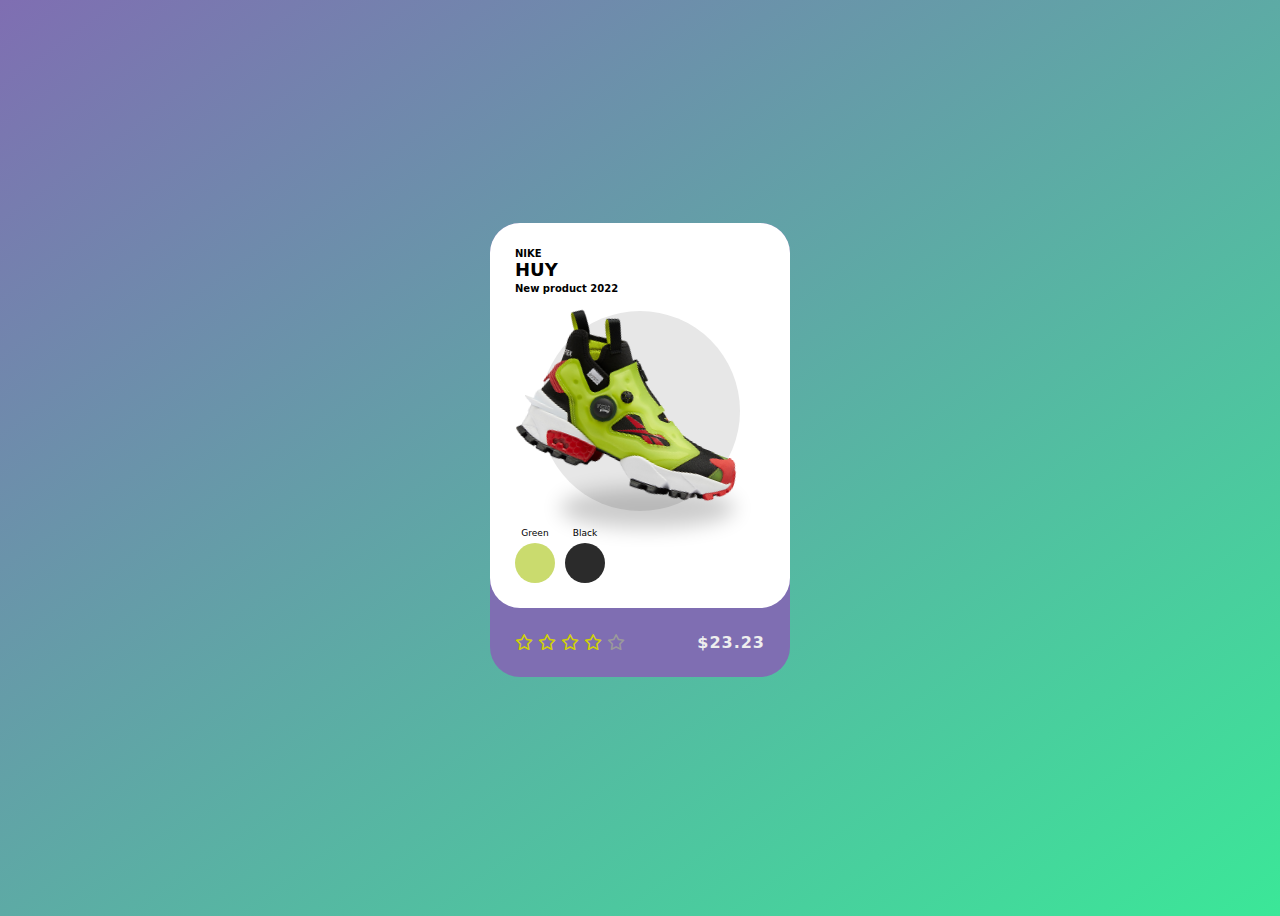
<file: productCard/index.html>
<!DOCTYPE html>
<html lang="en">
<head>
    <meta charset="UTF-8">
    <meta http-equiv="X-UA-Compatible" content="IE=edge">
    <meta name="viewport" content="width=device-width, initial-scale=1.0">
    <title>Product-card</title>
    <link rel="stylesheet" href="main.css">
    <link rel="stylesheet" href="https://cdnjs.cloudflare.com/ajax/libs/font-awesome/6.2.0/css/all.min.css">
</head>
<body>
    <div class="card">
        <div class="basicInfo">
            <div class="title">
                <div class="category">NIKE</div>
                <div class="name">HUY</div>
                <div class="info">New product 2022</div>
            </div>
            <div class="image">
                <div class="img">
                    <div class="item">
                        <input type="radio" name="color" id="green" checked>
                        <img src="green.png">                   
                    </div>
                    <div class="item">
                        <input type="radio" name="color" id="black">
                        <img src="black.png">                   
                    </div>
                </div>
            </div>
            <div class="colors">
                <label for="green">
                    <div class="name">Green</div>
                    <div class="ellipse" style="background: #cadb6e"></div>
                </label>

                <label for="black">
                    <div class="name">Black</div>
                    <div class="ellipse" style="background: #2b2b2b"></div>
                </label>
            </div>
            <div class="addCard">
                <i class="fa-sharp fa-solid fa-cart-arrow-down"></i>
            </div>
        </div>
        <div class="mores">
            <div class="stars">
                <i class="fa-regular fa-star text-yellow"></i>
                <i class="fa-regular fa-star text-yellow"></i>
                <i class="fa-regular fa-star text-yellow"></i>
                <i class="fa-regular fa-star text-yellow"></i>
                <i class="fa-regular fa-star" ></i>
            </div>
            <div class="price">$23.23</div>
        </div>

    </div>

</body>
</html>
</file>
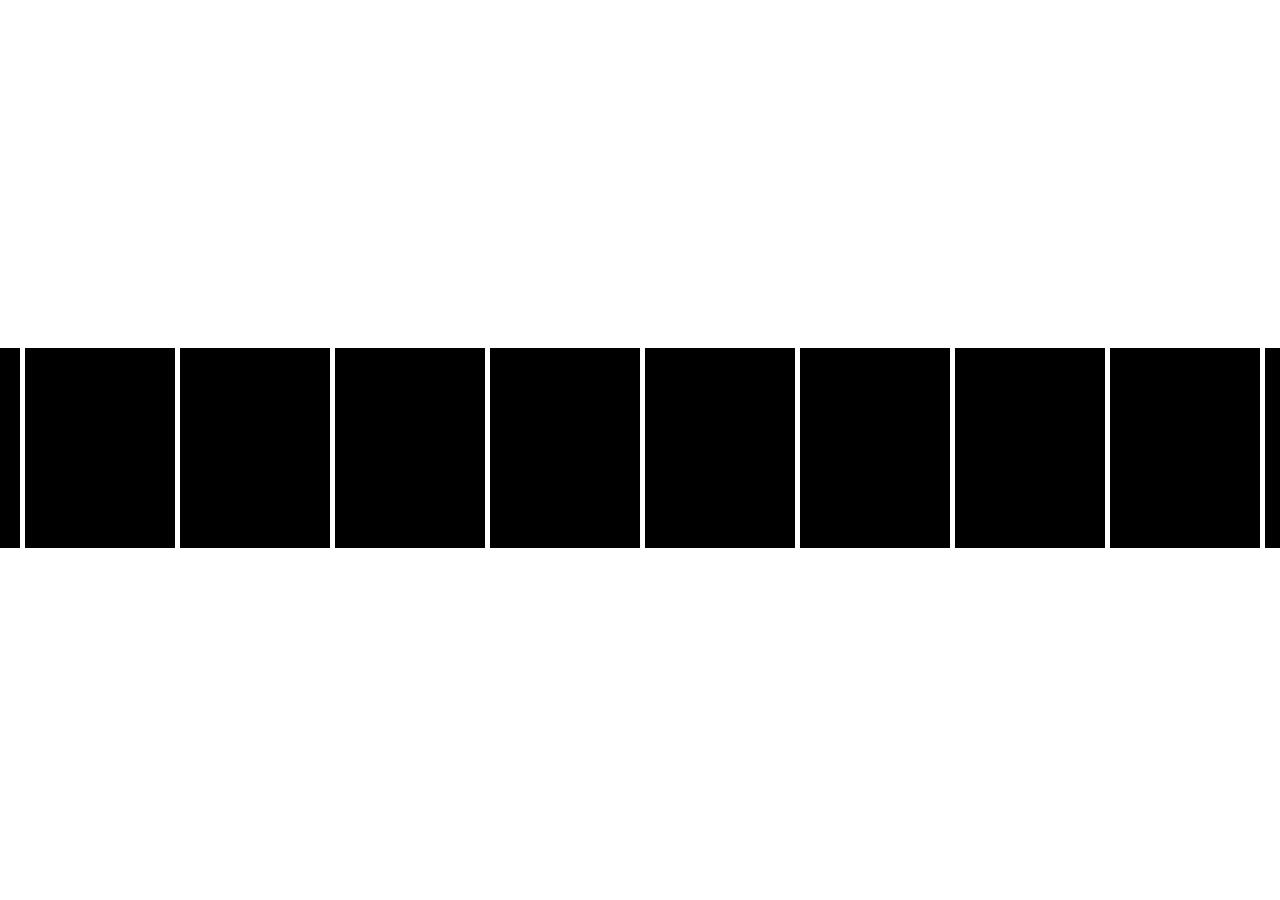
<file: slideShowAnimation/HTML/index.html>
<!DOCTYPE html>
<html lang="en">
<head>
    <meta charset="UTF-8">
    <meta name="viewport" content="width=device-width, initial-scale=1.0">
    <title>Slide show animation</title>
    <link rel="stylesheet" href="../CSS/style.css">
</head>
<body>
    <div class="container">
        <div class="list">
            <div class="items"><img src="../IMAGE/image_1.jpeg" alt=""></div>
            <div class="items"><img src="../IMAGE/image_2.jpeg" alt=""></div>
            <div class="items"><img src="../IMAGE/image_3.jpeg" alt=""></div>
            <div class="items"><img src="../IMAGE/image_4.jpeg" alt=""></div>
            <div class="items"><img src="../IMAGE/image_5.jpeg" alt=""></div>
            <div class="items"><img src="../IMAGE/image_6.jpeg" alt=""></div>
            <div class="items"><img src="../IMAGE/image_7.jpeg" alt=""></div>
            <div class="items"><img src="../IMAGE/image_8.jpeg" alt=""></div>
            <div class="items"><img src="../IMAGE/image_9.jpeg" alt=""></div>
            <div class="items"><img src="../IMAGE/image_10.jpeg" alt=""></div>
        </div>
    </div>
</body>
</html>
</file>
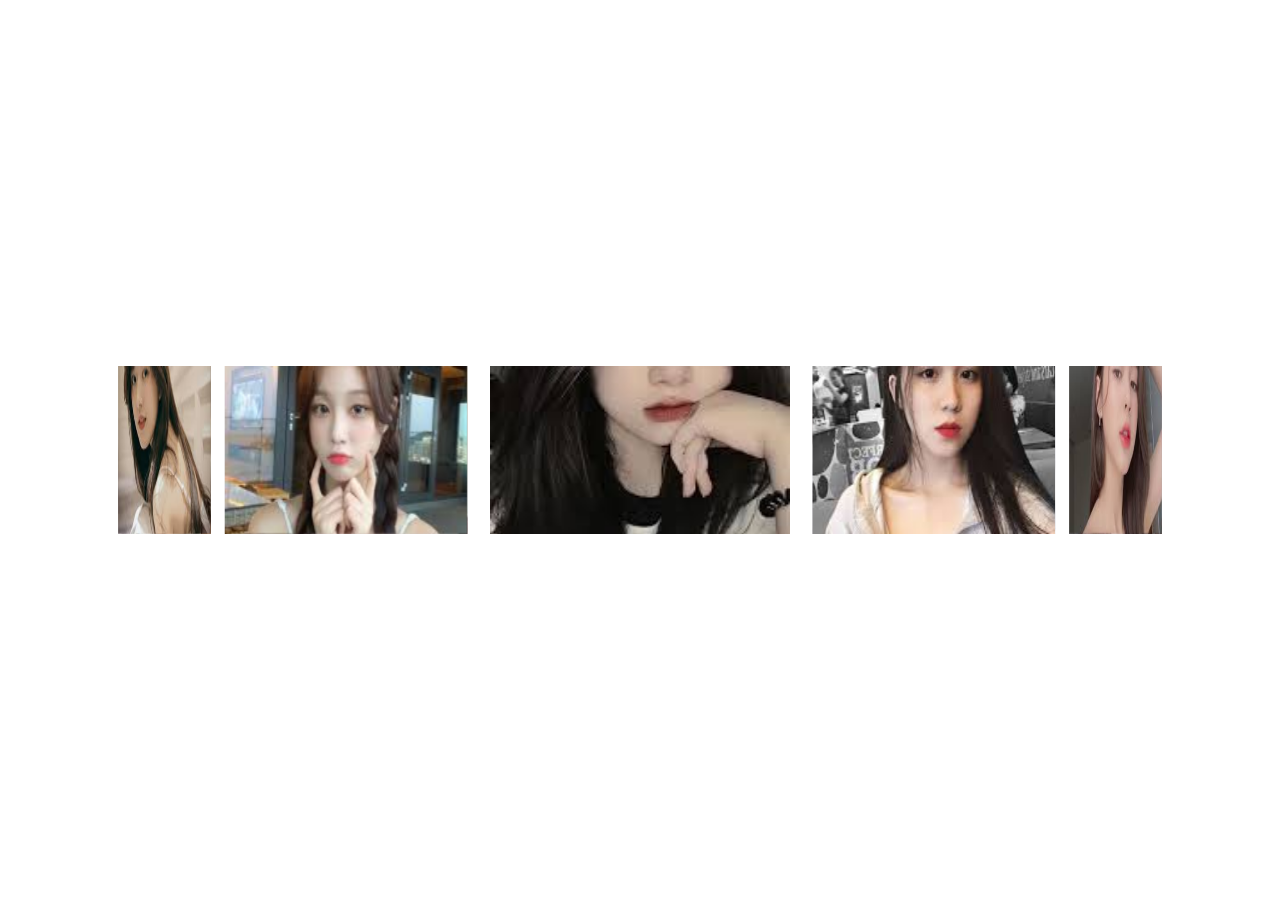
<file: slideShowAnimationCircle/html/index.html>
<!DOCTYPE html>
<html lang="en">
<head>
    <meta charset="UTF-8">
    <meta name="viewport" content="width=device-width, initial-scale=1.0">
    <link rel="stylesheet" href="../assets/css/style.css">
    <title>Slide Show Animation Circle</title>
</head>
<body>
    <div class="gallery">
        <span style="--i:1">
            <img src="../assets/img/image_1.jpeg" alt="">
        </span>
        
        <span style="--i:2">
            <img src="../assets/img/image_2.jpeg" alt="">
        </span>
        
        <span style="--i:3">
            <img src="../assets/img/image_3.jpeg" alt="">
        </span>
        
        <span style="--i:4">
            <img src="../assets/img/image_4.jpeg" alt="">
        </span>
        
        <span style="--i:5">
            <img src="../assets/img/image_5.jpeg" alt="">
        </span>
        
        <span style="--i:6">
            <img src="../assets/img/image_6.jpeg" alt="">
        </span>
        
        <span style="--i:7">
            <img src="../assets/img/image_7.jpeg" alt="">
        </span>
        
        <span style="--i:8">
            <img src="../assets/img/image_8.jpeg" alt="">
        </span>
        
        <span style="--i:9">
            <img src="../assets/img/image_9.jpeg" alt="">
        </span>
        
        <span style="--i:10">
            <img src="../assets/img/image_10.jpeg" alt="">
        </span>
    </div>
</body>
</html>
</file>
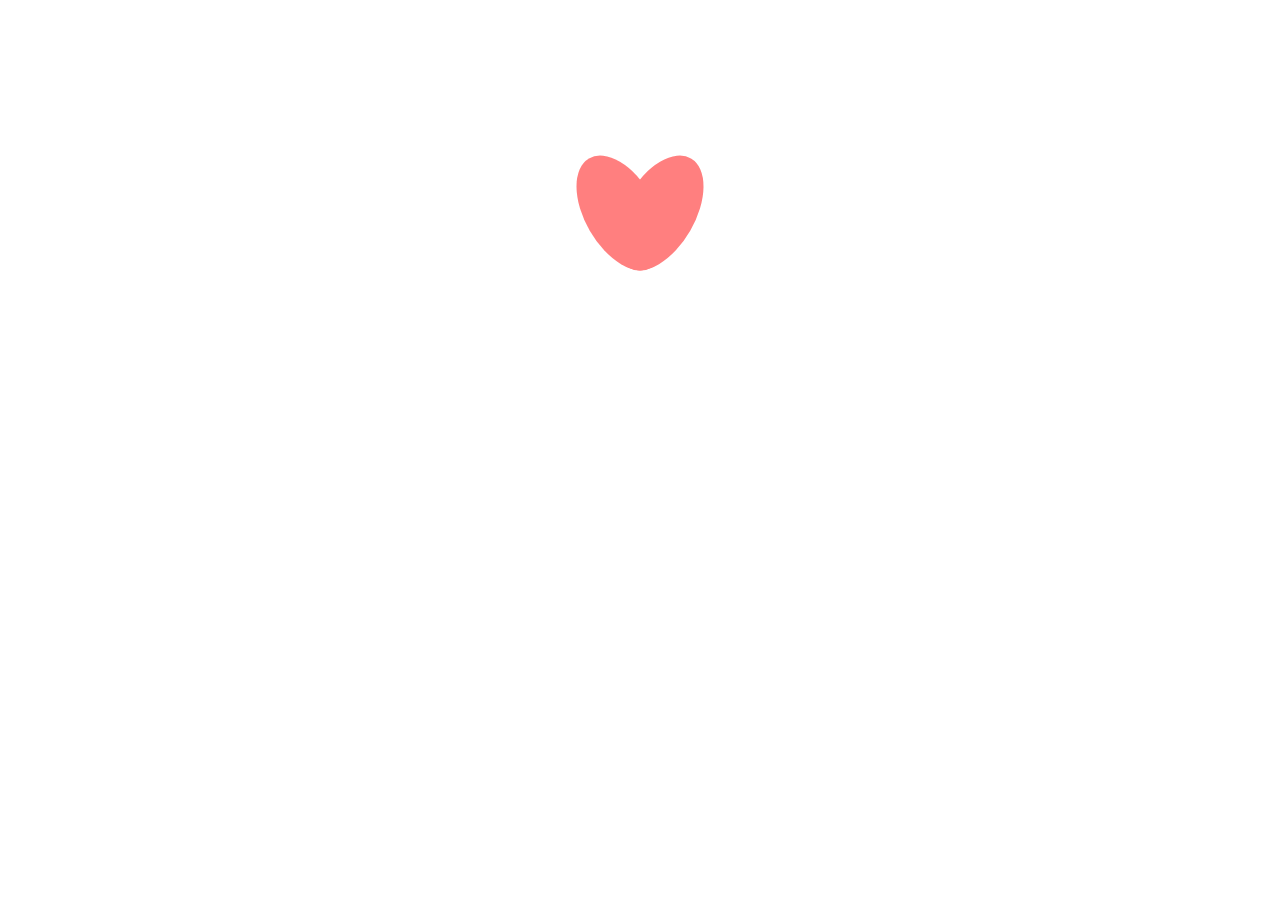
<file: heartAnimation/heart.html>
<!DOCTYPE html>
<html lang="en">
<head>
    <meta charset="UTF-8">
    <meta http-equiv="X-UA-Compatible" content="IE=edge">
    <meta name="viewport" content="width=device-width, initial-scale=1.0">
    <title>HEART</title>
    <link rel="stylesheet" href="heart.css">
</head>
<body>
    <div class="heart">
        <div class="left"></div>
        <div class="right"></div>
      </div>
</body>
</html>
</file>
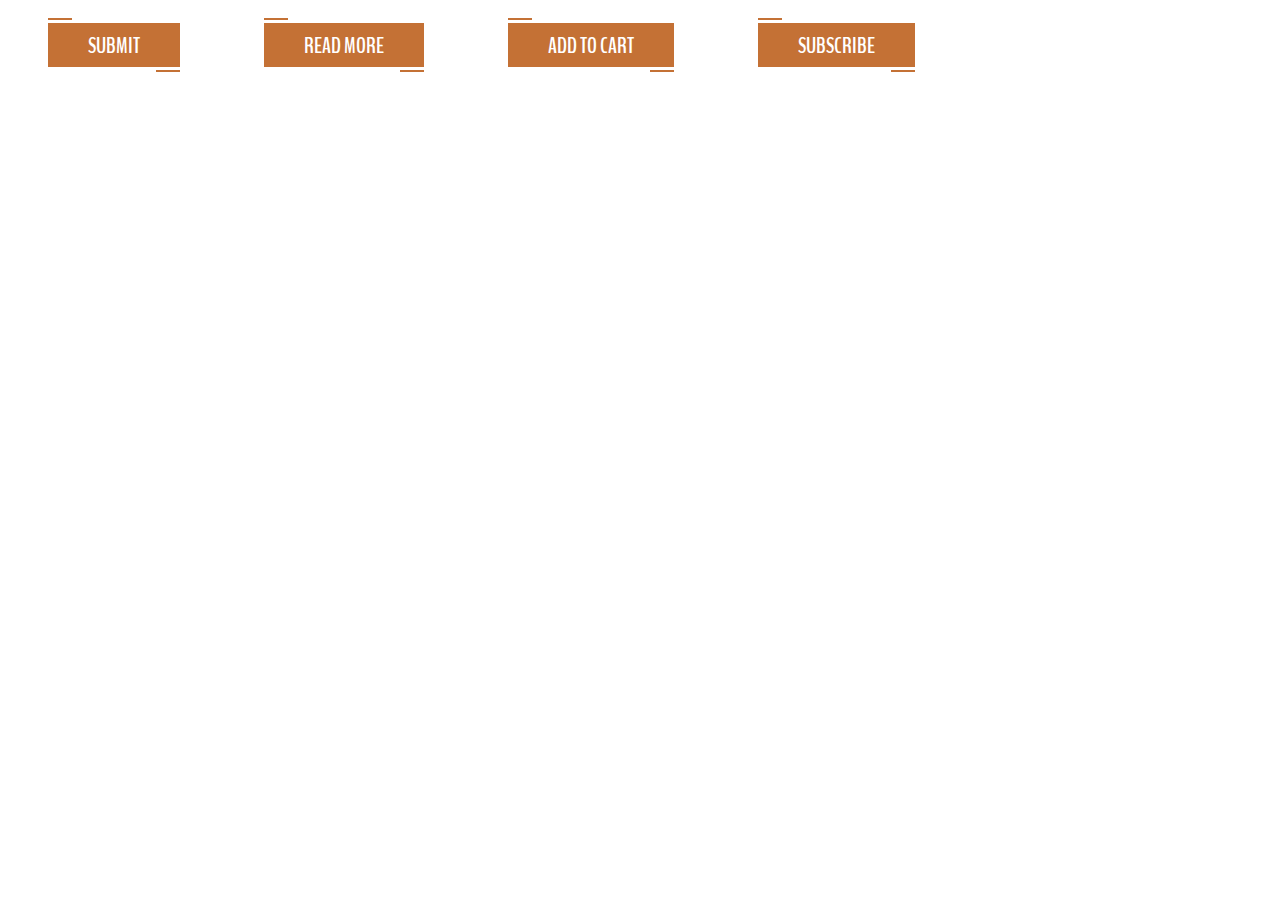
<file: navAnimation/little.html>
<!DOCTYPE html>
<html lang="en">
<head>
    <meta charset="UTF-8">
    <meta http-equiv="X-UA-Compatible" content="IE=edge">
    <meta name="viewport" content="width=device-width, initial-scale=1.0">
    <title>littlesnippets</title>
    <link rel="stylesheet" href="little.css">
</head>
<body>
    <button class="snip1582">Submit</button>
    <button class="snip1582">Read More</button>
    <button class="snip1582">Add to Cart</button>
    <button class="snip1582">Subscribe</button>
</body>
</html>
</file>
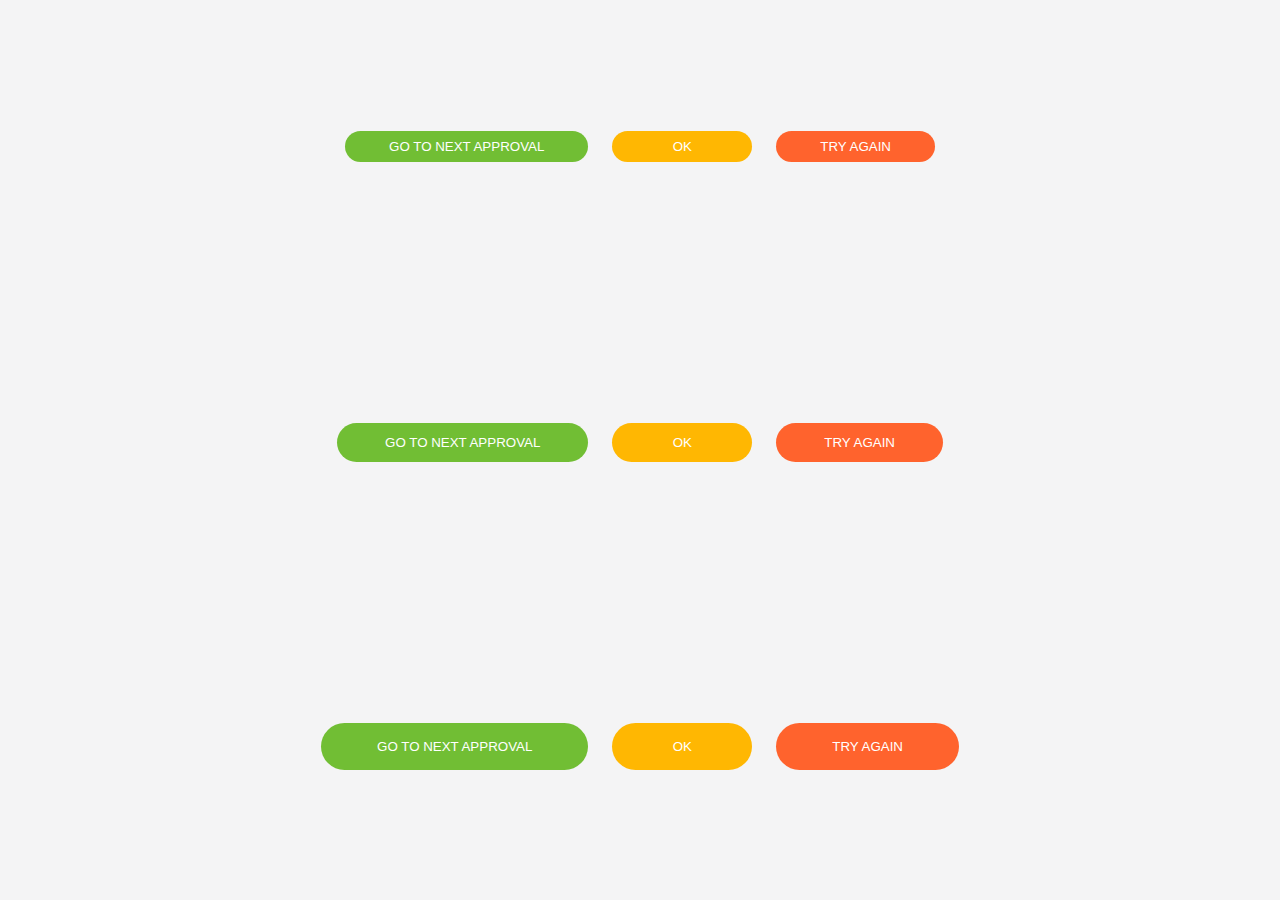
<file: toastMessage/button.html>
<!DOCTYPE html>
<html lang="en">
<head>
    <meta charset="UTF-8">
    <meta name="viewport" content="width=device-width, initial-scale=1.0">
    <title>Document</title>
    <link rel="stylesheet" href="button.css">
</head>
<body>
    <div>
        <button class="btn btn--size-s btn--success">GO TO NEXT APPROVAL</button>
        <button class="btn btn--size-s btn--warning">OK</button>
        <button class="btn btn--size-s btn--danger">TRY AGAIN</button>
    </div>
    <div>
        <button class="btn btn--success">GO TO NEXT APPROVAL</button>
        <button class="btn btn--warning">OK</button>
        <button class="btn btn--danger">TRY AGAIN</button>
    </div>
    <div>
        <button class="btn btn--size-l btn--success">GO TO NEXT APPROVAL</button>
        <button class="btn btn--size-l btn--warning">OK</button>
        <button class="btn btn--size-l btn--danger">TRY AGAIN</button>
    </div>
</body>
</html>
</file>
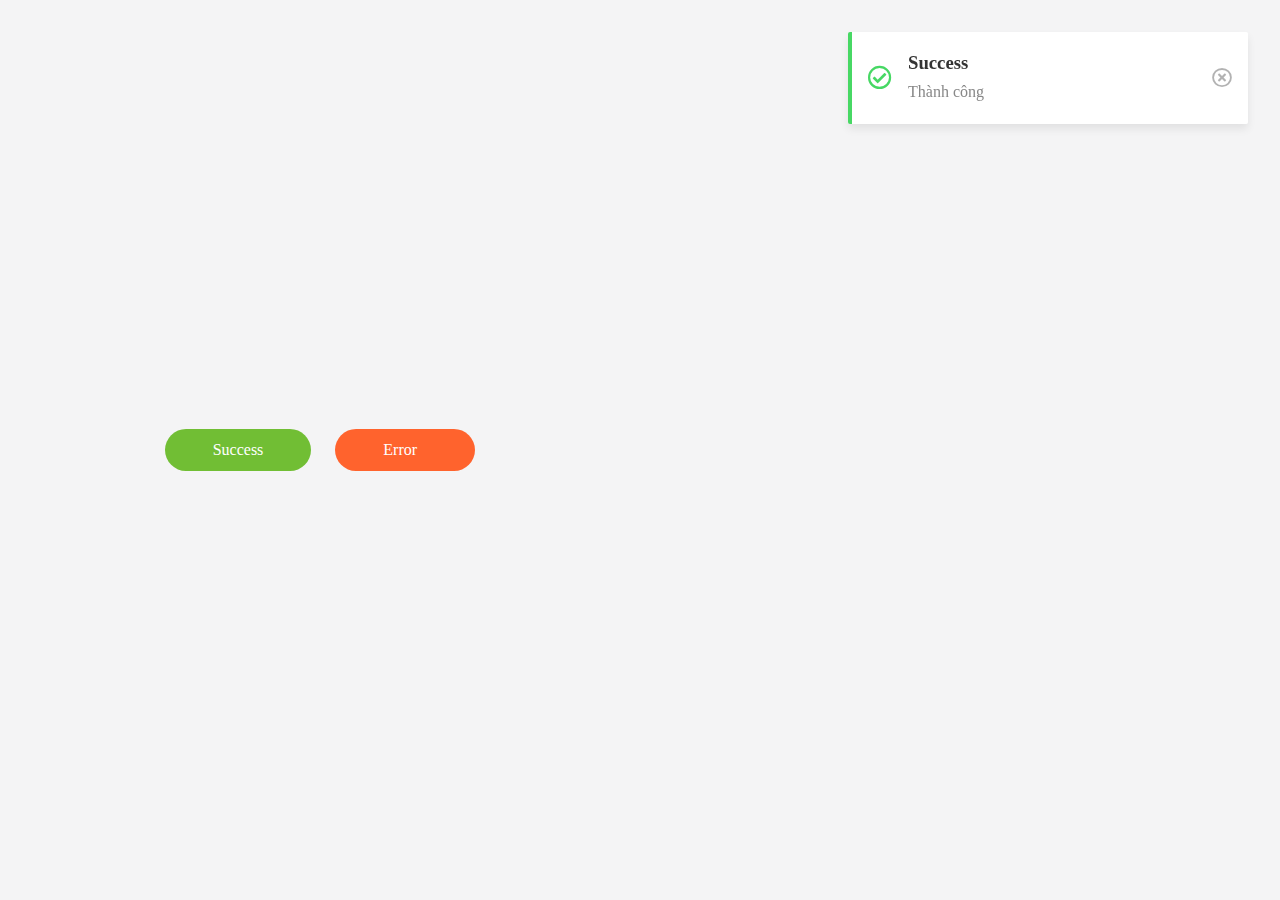
<file: toastMessage/toast_message.html>
<!DOCTYPE html>
<html lang="en">
<head>
    <meta charset="UTF-8">
    <meta name="viewport" content="width=device-width, initial-scale=1.0">
    <title>Document</title>
    <link rel="stylesheet" href="toast_message.css">
    <link rel="stylesheet" href="button.css">
    <link rel="stylesheet" href="https://cdnjs.cloudflare.com/ajax/libs/font-awesome/5.15.4/css/all.min.css">
</head>
<body>
    <div id="toast">
        <!-- <div class="toast toast--success">
            <div class="toast__icon">
                <i class="far fa-check-circle"></i>
            </div>
            <div class="toast__body">
                <h3 class="toast__title">Success</h3>
                <p class="toast__msg">Chúc mừng đăng ký thành công</p>
            </div>
            <div class="toast__close">
                <i class="far fa-times-circle"></i>
            </div>
        </div> -->


        <!-- Success -->
        <!-- <div class="toast toast--success">
            <div class="toast__icon">
                <i class="far fa-check-circle"></i>
            </div>
            <div class="toast__body">
                <h3 class="toast__title">Success</h3>
                <p class="toast__msg">Chúc mừng đăng ký thành công</p>
            </div>
            <div class="toast__close">
                <i class="far fa-times-circle"></i>
            </div>
        </div> -->

        <!-- Info -->
        <!-- <div class="toast toast--info">
            <div class="toast__icon">
                <i class="far fa-check-circle"></i>
            </div>
            <div class="toast__body">
                <h3 class="toast__title">Success</h3>
                <p class="toast__msg">Thông tin liên lạc</p>
            </div>
            <div class="toast__close">
                <i class="far fa-times-circle"></i>
            </div>
        </div> -->

        <!-- Warning -->
        <!-- <div class="toast toast--warning">
            <div class="toast__icon">
                <i class="far fa-check-circle"></i>
            </div>
            <div class="toast__body">
                <h3 class="toast__title">Success</h3>
                <p class="toast__msg">Cảnh báo</p>
            </div>
            <div class="toast__close">
                <i class="far fa-times-circle"></i>
            </div>
        </div> -->

        <!-- Error -->
        <!-- <div class="toast toast--error">
            <div class="toast__icon">
                <i class="far fa-check-circle"></i>
            </div>
            <div class="toast__body">
                <h3 class="toast__title">Success</h3>
                <p class="toast__msg">Bị lỗi</p>
            </div>
            <div class="toast__close">
                <i class="far fa-times-circle"></i>
            </div>
        </div> -->
    </div>
    
    <div>
        <div onclick="showSuccessToast()" class="btn btn--success">Success</div>
        <div onclick="showErrorToast()" class="btn btn--danger">Error</div>
    </div>

    <script>
        function toast({
            title = "",
            message = "",
            type = "info",
            duration = 3000
        }) {
            const main = document.getElementById('toast');
            if (main) {
                const toast = document.createElement('div');

                // auto remove
                const autoRemoveId = setTimeout(function() {
                    main.removeChild(toast);
                },duration);
                
                // remove when click
                toast.onclick = function(e) {
                    if (e.target.closest('.toast__close')) {
                        main.removeChild(toast);
                        clearTimeout(autoRemoveId);
                    }
                }

                const icons = {
                    success: 'far fa-check-circle',
                    info: 'fa-solid fa-circle-info',
                    warning: 'fa-solid fa-circle-exclamation',
                    error: 'fa-solid fa-xmark'
                }
                const icon = icons[type];
                const delay = (duration / 1000).toFixed(2);
                toast.classList.add('toast', `toast--${type}`);
                toast.style.animation = `slideInLeft ease .4s, fadeOut linear 1s ${delay}s forwards`;
                toast.innerHTML = `
                    <div class="toast__icon">
                        <i class="${icon}"></i>
                    </div>
                    <div class="toast__body">
                        <h3 class="toast__title">${title}</h3>
                        <p class="toast__msg">${message}</p>
                    </div>
                    <div class="toast__close">
                        <i class="far fa-times-circle"></i>
                    </div>
                `;
                main.appendChild(toast);

            }
        }

        toast({
            title: "Success",
            message: "Thành công",
            type: "success",
            duration: 1000
        });

        function showSuccessToast() {
            toast({
                title: "Success",
                message: "Thành công",
                type: "success",
                duration: 5000
            });
        }
        function showErrorToast() {
            toast({
                title: "Error",
                message: "Thất bại",
                type: "error",
                duration: 5000
            });
        }
    </script>
</body>
</html>
</file>
<file: productCard/main.css>
:root{
    --green: #3BE798;
    --violet: #7F6EB2;
    --dark: #2B2B2B;
}
body{
    height:100vh;
    overflow: hidden;
    font-family: system-ui;
    background-image: linear-gradient(to bottom right, var(--violet), var(--green));
}
.card{
    position: absolute;
    top:50%;
    left:50%;
    border-radius: 30px;
    transform: translate(-50%,-50%);
    width:300px;
    background-color: var(--violet);
}
.basicInfo{
    background-color: #ffffff;
    border-radius: 30px;
    padding:25px;
    position: relative;
}
.title .category,
.title .info{
    font-weight: 600;
    font-size: x-small;
}
.title .name{
    font-weight: bold;
    font-size: large;
    padding-bottom:3px;
}
.card .img{
    position: relative;
    z-index: 1;
    text-align: center;
}
.card .img img{
    width:100%;
    transform: scale(1) rotate(20deg);
    transition: 0.5s;
    display: none;
}
.img input:checked ~ img{
    display: block;
}
.card .img::before{
    position: absolute;
    width:200px;
    height:200px;
    border-radius: 50%;
    content:'';
    transform: translate(-50%,-50%);
    background-color: #e7e7e7;
    z-index: -2;
    top:50%;
    left:50%;
}
.card .img::after{
    position: absolute;
    bottom:0;
    width: 70%;
    height:40px;
    background-color: #000;
    content:'';
    right:30px;
    z-index: -1;
    border-radius: 50%;
    opacity: 0.2;
    filter:blur(10px);
    transition: 0.5s;
}
.img input{
    position: absolute;
    opacity: 0;
}
.colors{
    display: flex;
    font-size: xx-small;
    text-align: center;
}
.colors label{
    margin-right:10px;
}
.colors .name{
    margin-bottom:5px;
}
.colors .ellipse{
    width:40px;
    height:40px;
    border-radius: 50%;
    cursor: pointer;
}
.mores{
    padding:25px;
}
.mores .stars,
.mores .price{
    display: inline-block;
}
.mores .price{
    float: right;
    color:#eee;
    font-weight: 600;
    letter-spacing: 1px;
}
.mores .stars{
    color:#9b9a9a;
}
.text-yellow{
    color:rgb(209, 209, 6);
}
.addCard{
    position: absolute;
    width:100%;
    bottom:0;
}
.addCard i{
    position: absolute;
    width:50px;
    height:50px;
    background-color: var(--green);
    color:#222;
    display: flex;
    justify-content: center;
    align-items: center;
    border-radius: 50%;
    right:90px;
    bottom:-25px;
    border:5px solid var(--violet);
    transition: 0.5s;
    opacity: 0;
    transform: translate(0,10px);
}
.addCard::after,
.addCard::before{
    position: absolute;
    bottom:0;
    background-color: transparent;
    width:47px;
    height:38px;
    content:'';
    right:46px;
    border-bottom-left-radius: 55%;
    opacity: 0;
    transform: translate(0,20px);
    box-shadow: 0 20px 0 0 var(--violet);
    transition: 0.5s;
}
.addCard::after{
    right:unset;
    left:107px;
    border-bottom-left-radius: 0;
    border-bottom-right-radius: 55%;
}
/* animation */
.card:hover .img img{
    transform: scale(1.2) rotate(45deg) translate(10px, -20px);
}
.card:hover .img::after{
    width:90%;

}
.card:hover .addCard i,
.card:hover .addCard::before,
.card:hover .addCard::after{
    opacity: 1;
    transform: translate(0,0);
}
</file>
<file: slideShowAnimation/CSS/style.css>
body, html {
    margin: 0;
    padding: 0;
    height: 100%;
}
.container {
    display: flex;
    justify-content: center;
    align-items: center;
    height: 100vh;
}
.list {
    display:flex;
    justify-content: space-around;
    align-items: center;
    transform-style: preserve-3d;
    transform: perspective(2000px);
    
}
.items img {
    object-fit: cover;
    width: 150px;
    height: 200px;
    margin-left: 5px;
}
.list .items {
    transition: .5s;
    filter: brightness(0);
}
.list .items:hover {
    filter: brightness(1);
    transform: translateZ(200px);
}
.list .items:hover + * {
    filter: brightness(0.6);
    transform: translateZ(150px) rotateY(40deg);
}
.list .items:hover + * + * {
    filter: brightness(0.4);
    transform: translateZ(70px) rotateY(20deg);
}
.list .items:hover + * + * + * {
    filter: brightness(0.2);
    transform: translateZ(30px) rotateY(10deg);
}
.list .items:has(+ *:hover) {
    filter: brightness(0.6);
    transform: translateZ(150px) rotateY(-40deg);
}
.list .items:has(+ * + *:hover) {
    filter: brightness(0.4);
    transform: translateZ(70px) rotateY(-20deg);
}
.list .items:has(+ * + * + *:hover) {
    filter: brightness(0.2);
    transform: translateZ(30px) rotateY(-10deg);
}
</file>
<file: slideShowAnimationCircle/assets/css/style.css>
body {
    display: flex;
    justify-content: center;
    align-items: center;
    height: 100vh;
    margin: 0;
}

.gallery {
    position: relative;
    width: 300px;
    height: 168px;
    transform-style: preserve-3d;
    animation: rotate 35s linear infinite;
}

@keyframes rotate {
    from {
        transform: perspective(1200px) rotateY(0deg);
    }

    to {
        transform: perspective(1200px) rotateY(360deg);
    }
}

span {
    position: absolute;
    width: 100%;
    height: 100%;
    transform-origin: center;
    transform-style: center;
    transform: rotateY(calc(var(--i) * 36deg)) translateZ(500px);
}

img {
    position: absolute;
    width: 100%;
    height: 100%;
    object-fit: cover;
}
</file>
<file: heartAnimation/heart.css>
.heart {
    width: 200px;
    height: 200px;
    top: 50%;
    left: 50%;
    z-index: 1;
    display: block;
    position: absolute;
    transform: translate(-50%,-50%);
    animation: heart 0.2s ease infinite
  }
  
  @keyframes heart {
    96% {
      transform: translate(-50%,-50%) scale(.8,.8)
    }
  
    100% {
      transform: translate(-50%,-50%) scale(1,1)
    }
  }
  
  .heart div {
    background: red;
    width: 71px;
    height: 126px;
    top: -200px;
    display: block;
    position: absolute;
    border-radius: 1000%
  }
  
  .left {
    left: 45px;
    transform: rotate(330deg);
  }
  
  .right {
    right: 45px;
    transform: rotate(30deg);
  }
  body{
    
    background-color: rgb(255, 255, 255);
    opacity: 0.5;
    background-repeat: repeat-x;
  }
</file>
<file: navAnimation/little.css>
@import url(https://fonts.googleapis.com/css?family=BenchNine:700);
.snip1582 {
  background-color: #c47135;
  border: none;
  color: #ffffff;
  cursor: pointer;
  display: inline-block;
  font-family: 'BenchNine', Arial, sans-serif;
  font-size: 1em;
  font-size: 22px;
  line-height: 1em;
  margin: 15px 40px;
  outline: none;
  padding: 12px 40px 10px;
  position: relative;
  text-transform: uppercase;
  font-weight: 700;
}

.snip1582:before,
.snip1582:after {
  border-color: transparent;
  -webkit-transition: all 0.25s;
  transition: all 0.25s;
  border-style: solid;
  border-width: 0;
  content: "";
  height: 24px;
  position: absolute;
  width: 24px;
}

.snip1582:before {
  border-color: #c47135;
  border-top-width: 2px;
  left: 0px;
  top: -5px;
}

.snip1582:after {
  border-bottom-width: 2px;
  border-color: #c47135;
  bottom: -5px;
  right: 0px;
}

.snip1582:hover,
.snip1582.hover {
  background-color: #c47135;
}

.snip1582:hover:before,
.snip1582.hover:before,
.snip1582:hover:after,
.snip1582.hover:after {
  height: 100%;
  width: 100%;
}
</file>
<file: toastMessage/button.css>
*{
    box-sizing: border-box;
    padding: 0;
    margin: 0;
}
body {
    display: flex;
    height: 100vh;
    flex-direction: column;
    background-color: #f4f4f5;
}
body > div {
    margin: auto;
}

/* Block*/

.btn {
    display: inline-block;
    text-decoration: none;
    background-color: transparent;
    border: none;
    outline: none;
    color: #fff;
    padding: 12px 48px;
    border-radius: 50px;
    cursor: pointer;
    transition: opacity .2s linear;
    min-width: 140px;
}
.btn--size-l {
    padding: 16px 56px;
}
.btn--size-s {
    padding: 8px 44px;
}
.btn:hover {
    opacity: 0.8;
}
.btn + .btn {
    margin-left: 20px;
}
.btn--success {
    background-color: #71be34;    
}

.btn--warning {
    background-color: #ffb702;
}

.btn--danger {
    background-color: #ff632d;
}

.btn--disabled {
    opacity: 0.5 !important;
    cursor: default;
}
</file>
<file: toastMessage/toast_message.css>
* {
    box-sizing: border-box;
    margin: auto;
    padding: 0;
}
body {
    width: 50%;
}

#toast {
    position: fixed;
    top: 32px;
    right: 32px;
    z-index: 999;
}

.toast {
    display: flex;
    align-items: center;
    background-color: #fff;
    border-radius: 2px;
    border-left: 4px solid;
    box-shadow: 0 5px 8px rgba(0, 0, 0, 0.08);
    padding: 20px 0;
    min-width: 400px;
    max-width: 450px;
    transition: all linear .3s;
}

@keyframes slideInLeft {
    from {
        opacity: 0;
        transform: translateX(calc(100% + 32px));
    }
    to {
        opacity: 1;
        transform: translateX(0);
    }
}

@keyframes fadeOut {
    to {
        opacity: 0;
    }
}

.toast + .toast {
    margin-top: 24px;
}

.toast__icon {
    font-size: 24px;
}

.toast__icon, .toast__close {
    padding: 0 16px;
}

.toast--success {
    border-color: #47d864;
}

.toast--success .toast__icon {
    color: #47d864;
}

.toast--info {
    border-color: #2f86eb;
}

.toast--info .toast__icon {
    color: #2f86eb;
}

.toast--warning {
    border-color: #ffc021;
}

.toast--warning .toast__icon {
    color: #ffc021;
}

.toast--error {
    border-color: #ff623d;
}

.toast--error .toast__icon {
    color: #ff623d;
}

.toast__body {
    flex-grow: 1;
}

.toast__title {
    font-style: 16px;
    font-weight: 600;
    color: #333;
}

.toast__msg {
    font-style: 14px;
    color: #888;
    margin-top: 6px;
    line-height: 1.5;
}  
.toast__close {
    font-size: 20px;
    color: rgba(0, 0, 0, 0.3);
    cursor: pointer;
}
.toast__close:hover {
    opacity: 0.5;
}
</file>
